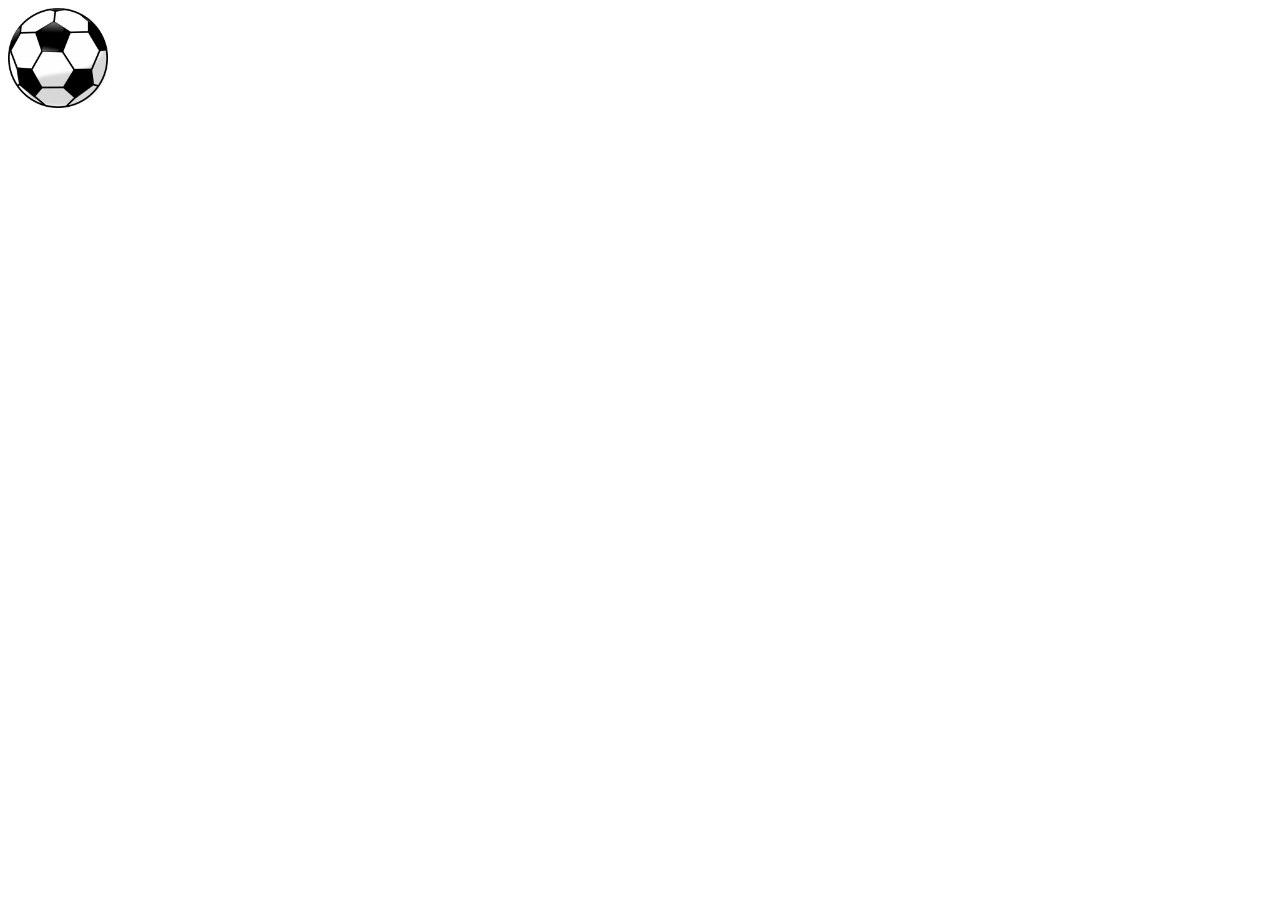
<file: CSS/animation/index.html>
<!DOCTYPE html>
<html lang="en">
<head>
    <meta charset="UTF-8">
    <meta http-equiv="X-UA-Compatible" content="IE=edge">
    <meta name="viewport" content="width=device-width, initial-scale=1.0">
    <title>Document</title>
    <link rel="stylesheet" href="./animation.css">
</head>
<body>
    <img src="./soccer-ball-png-33.png" id="jey">
</body>
</html>
</file>
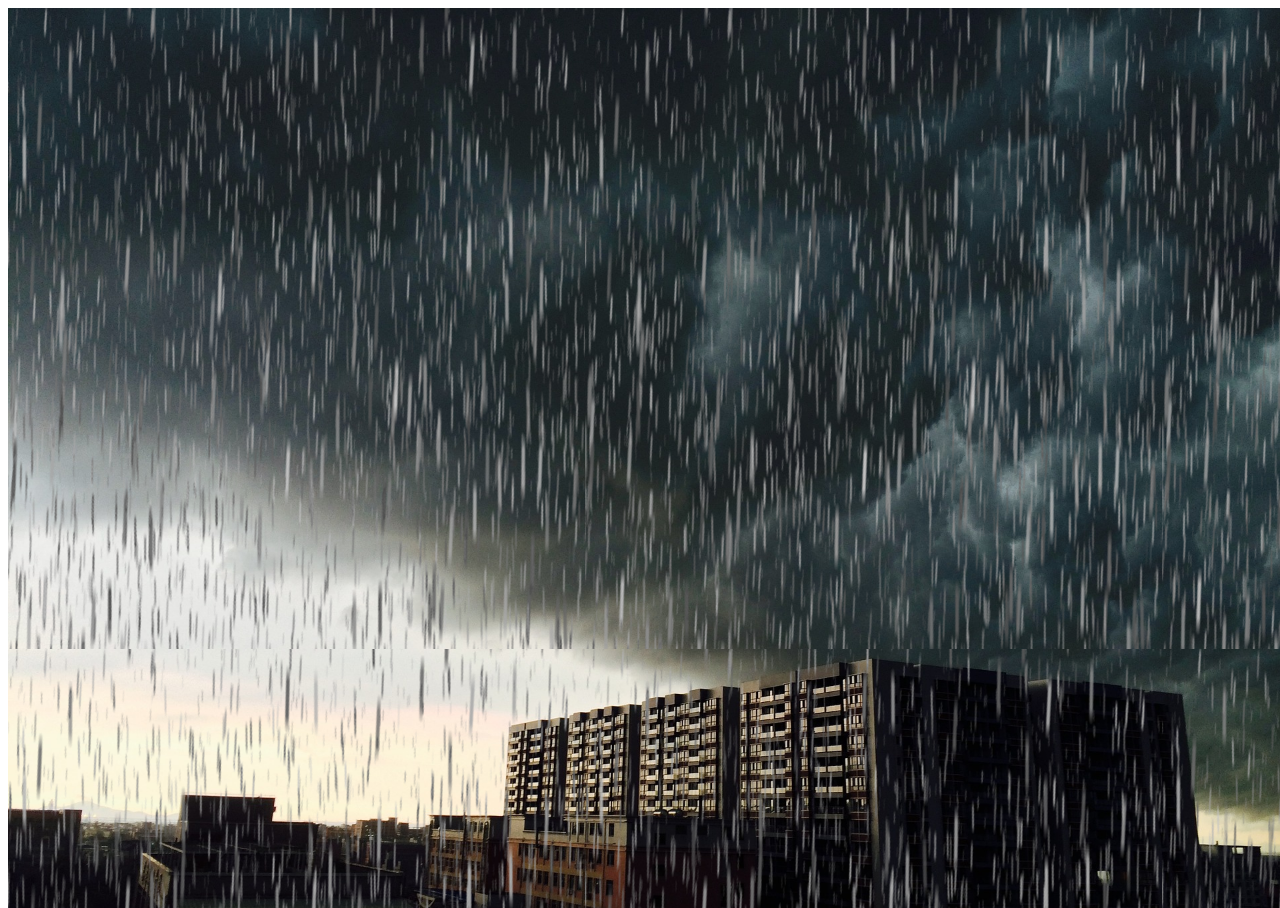
<file: CSS/rainanim/index.html>
<!DOCTYPE html>
<html lang="en">
<head>
    <meta charset="UTF-8">
    <meta http-equiv="X-UA-Compatible" content="IE=edge">
    <meta name="viewport" content="width=device-width, initial-scale=1.0">
    <title>Document</title>
    <link rel="stylesheet" href="./animation.css">
</head>
<body>
    <div><section></section></div>

</body>
</html>
</file>
<file: CSS/animation/animation.css>
#jey {
    width: 100px;
    height: 100px;
    position: relative;
    animation-name: example;
    animation-duration: 3s;  
    animation-delay: 2s;
    animation-fill-mode: both;
  }
  
  @keyframes example {
    0%{top: 0px;}
    100% {top: 200px;}
  }
</file>
<file: CSS/rainanim/animation.css>
div {
    position:absolute;
    width: 100%;
    height: 900px;
    background-image: url('./clouds-g3b4022f30_1920.jpg');
    background-size: cover;
    overflow: hidden;
}
section {
    position:relative;
    background-image: url('./rain\ smear.png');
    width: 100%;
    height: 3900px;
    background-repeat: repeat;
    animation-name: raining;
    animation-duration: 3s;  
    animation-iteration-count: infinite;
    animation-fill-mode: both;
    animation-timing-function: linear;
    animation-direction: reverse;
}

@keyframes raining {
    0%{bottom: 0px}
    100%{bottom: 3000px}
}
</file>
